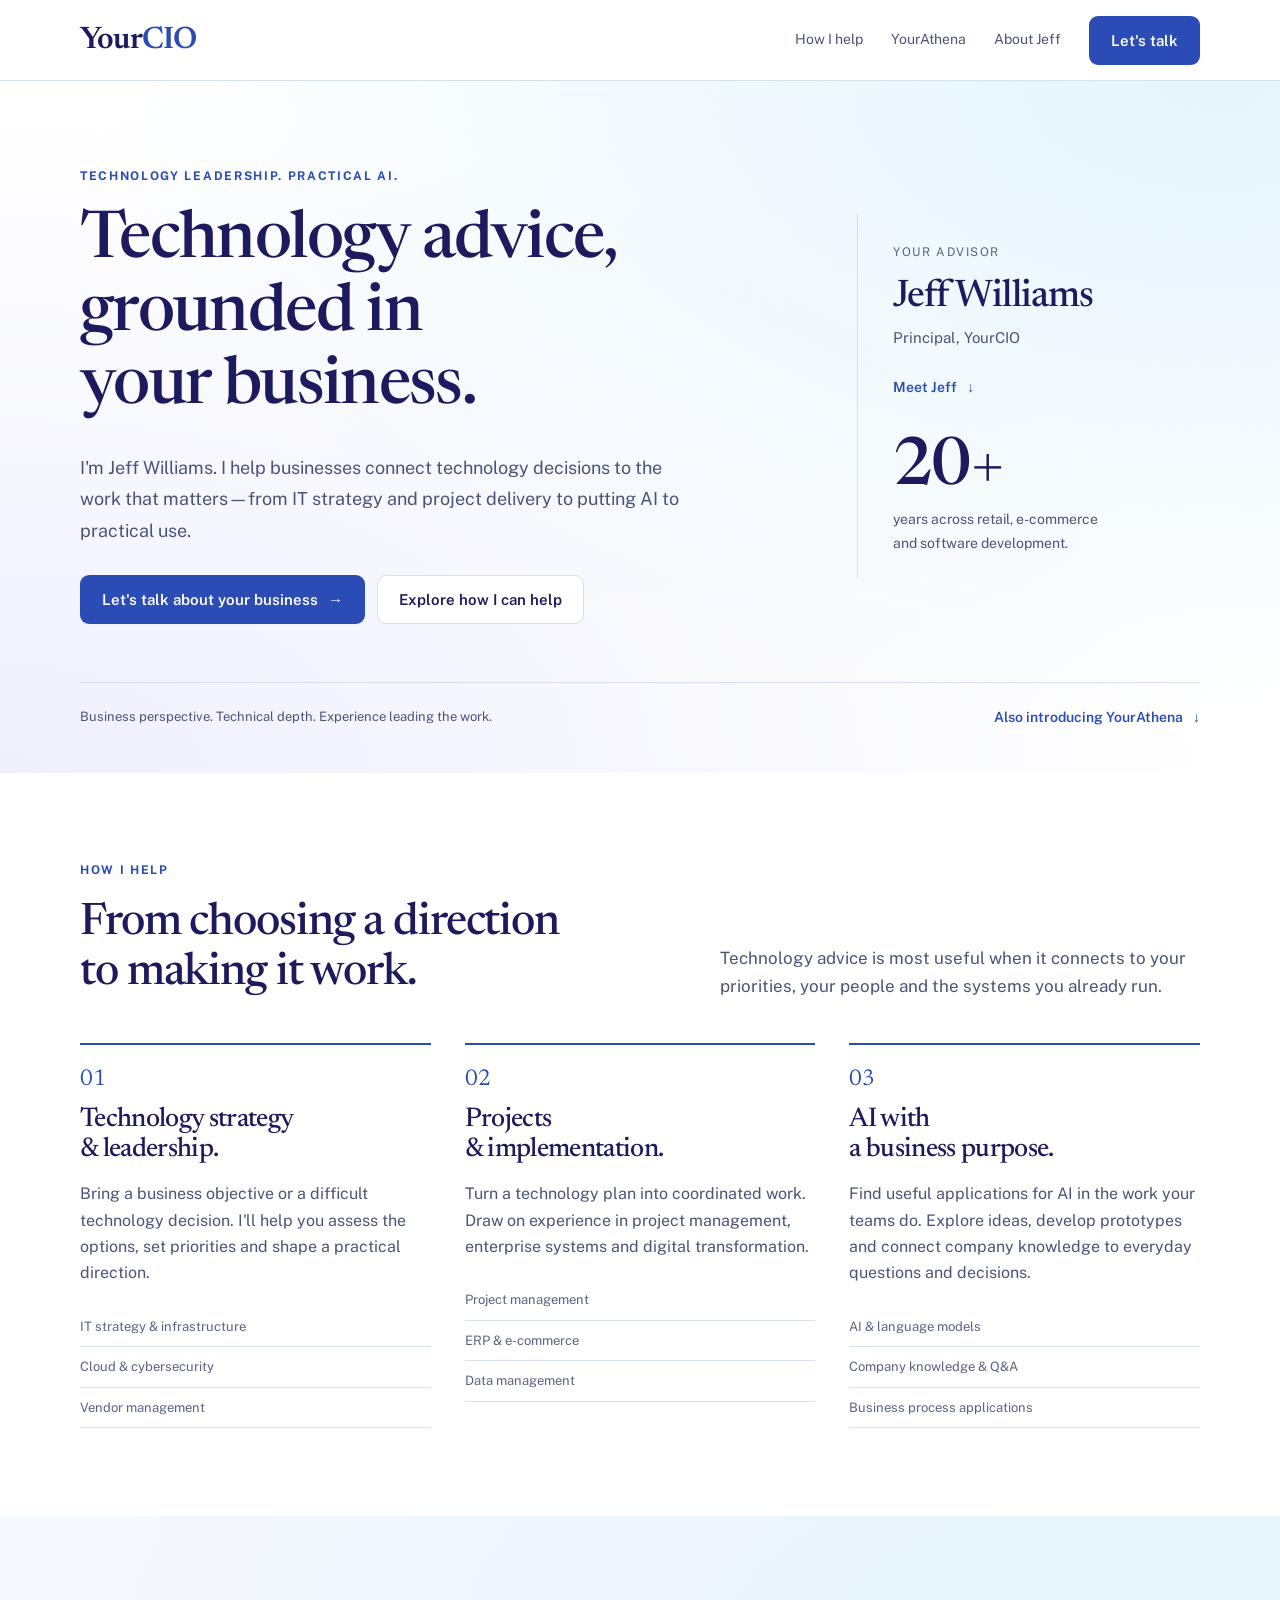
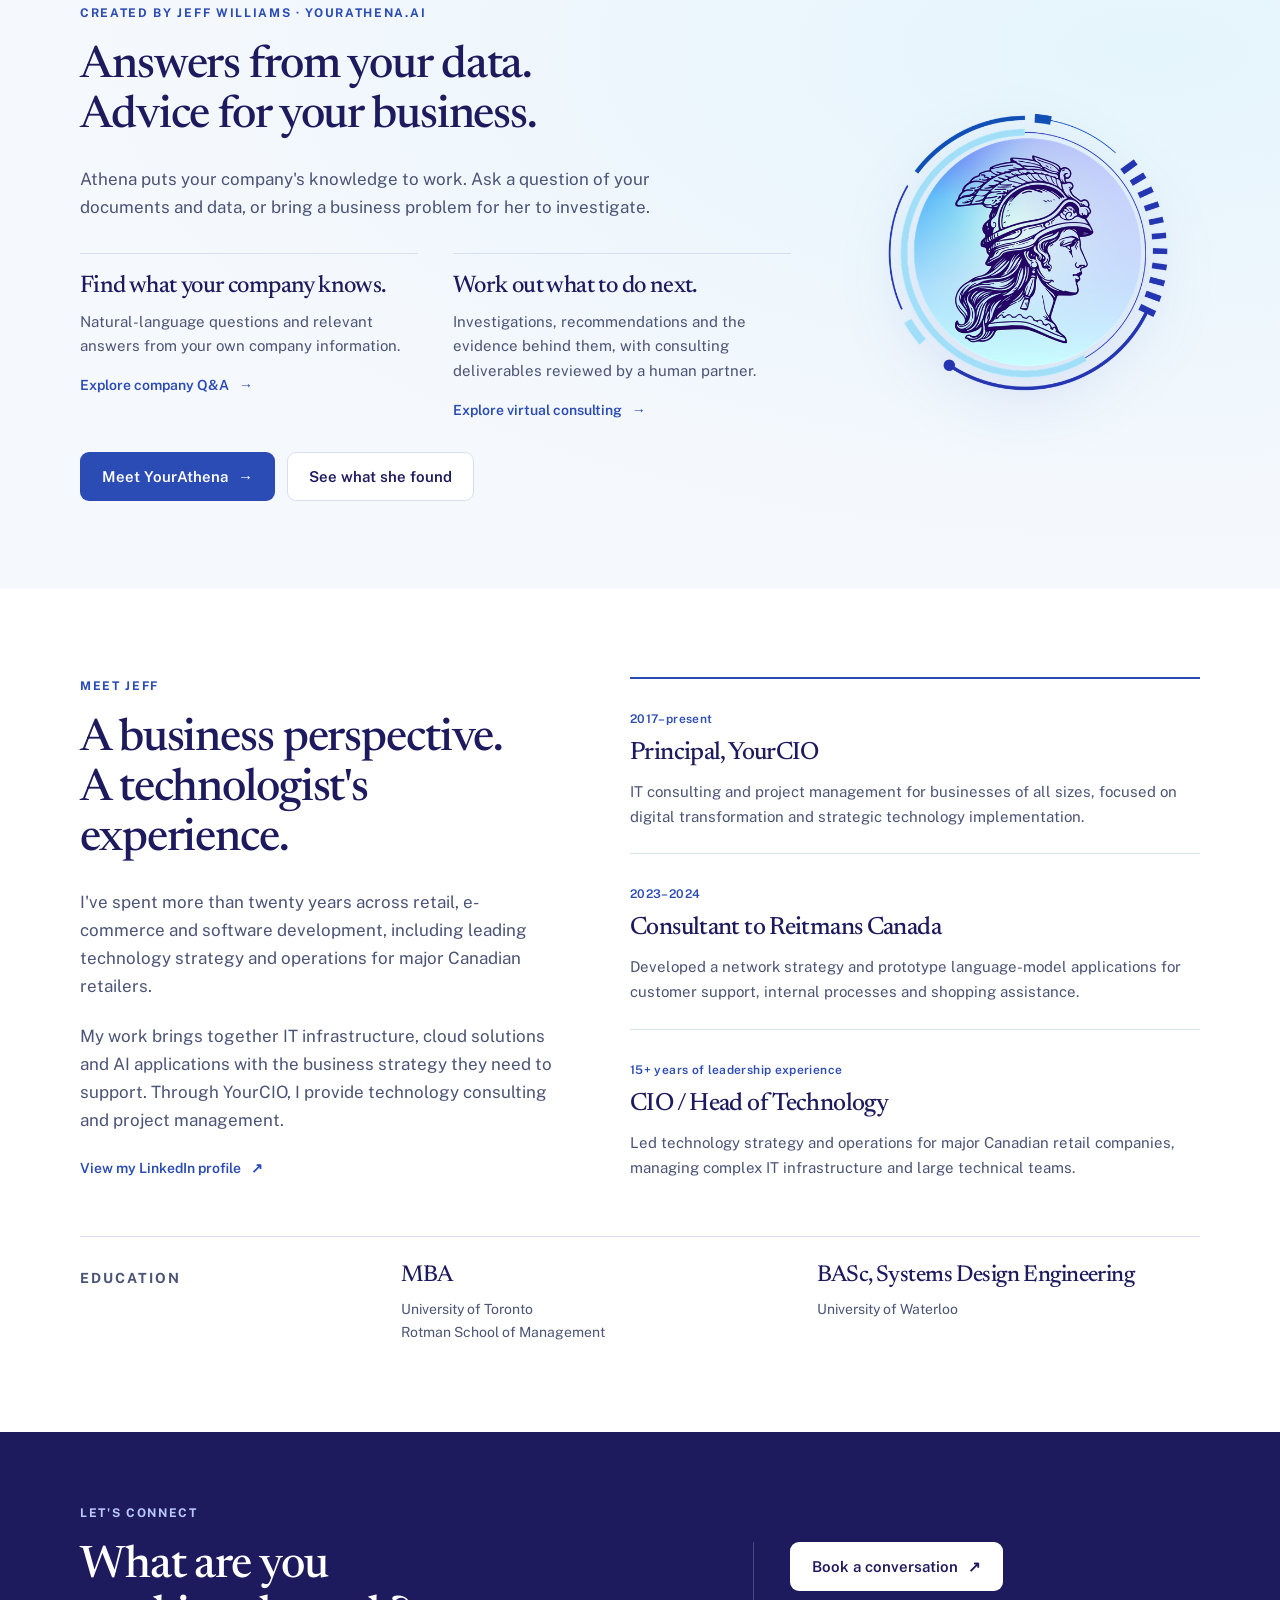
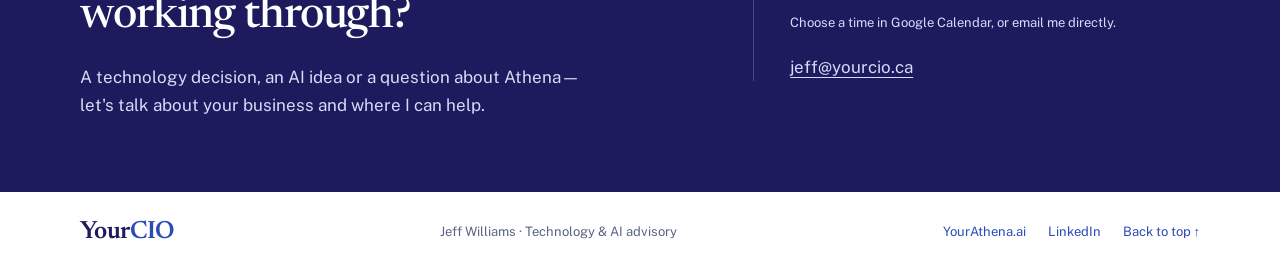
<file: index.html>
<!doctype html>
<html lang="en">
<head>
  <meta charset="utf-8">
  <meta name="viewport" content="width=device-width, initial-scale=1">
  <title>YourCIO | Jeff Williams — Technology &amp; AI Advisory</title>
  <meta name="description" content="Technology strategy, hands-on delivery and practical AI with Jeff Williams. More than 20 years across retail, e-commerce and software development. Creator of YourAthena.ai.">
  <link rel="canonical" href="https://yourcio.ca/">
  <meta property="og:title" content="YourCIO | Technology advice, grounded in your business.">
  <meta property="og:description" content="Work with Jeff Williams on technology strategy, delivery and practical AI. Meet YourAthena: answers from your data, advice for your business.">
  <meta property="og:type" content="website">
  <meta property="og:url" content="https://yourcio.ca/">
  <meta name="theme-color" content="#1e1a5e">
  <link rel="preconnect" href="https://fonts.googleapis.com">
  <link rel="preconnect" href="https://fonts.gstatic.com" crossorigin>
  <link href="https://fonts.googleapis.com/css2?family=Newsreader:opsz,wght@6..72,400;6..72,500;6..72,600&amp;family=Public+Sans:wght@400;500;600;700&amp;display=swap" rel="stylesheet">
  <link rel="stylesheet" href="static/css/yourcio.css">
</head>
<body>
<a class="skip" href="#main">Skip to content</a>
<header class="site-header">
  <div class="wrap nav">
    <a class="brand" href="#top" aria-label="YourCIO, back to top">Your<span>CIO</span></a>
    <nav class="nav-links" aria-label="Page sections">
      <a href="#work">How I help</a><a href="#athena">YourAthena</a><a href="#about">About Jeff</a><a class="button" href="#contact">Let's talk</a>
    </nav>
  </div>
</header>
<main id="main">
  <section class="hero" id="top" aria-labelledby="hero-title">
    <div class="wrap">
      <div class="hero-grid">
        <div>
          <p class="eyebrow">Technology leadership. Practical AI.</p>
          <h1 id="hero-title">Technology advice,<br>grounded in<br>your business.</h1>
          <p class="lede">I'm Jeff Williams. I help businesses connect technology decisions to the work that matters—from IT strategy and project delivery to putting AI to practical use.</p>
          <div class="actions"><a class="button" href="#contact">Let's talk about your business <span aria-hidden="true">→</span></a><a class="button secondary" href="#work">Explore how I can help</a></div>
        </div>
        <aside class="profile" aria-label="About your advisor">
          <div><span class="label">Your advisor</span><h2>Jeff Williams</h2><p class="role">Principal, YourCIO</p><a class="text-link" href="#about">Meet Jeff <span aria-hidden="true">↓</span></a></div>
          <div><p class="experience-number">20+</p><p class="experience-label">years across retail, e-commerce and software development.</p></div>
        </aside>
      </div>
      <div class="hero-foot"><p>Business perspective. Technical depth. Experience leading the work.</p><a class="text-link" href="#athena">Also introducing YourAthena <span aria-hidden="true">↓</span></a></div>
    </div>
  </section>

  <section class="section" id="work" aria-labelledby="work-title">
    <div class="wrap">
      <p class="eyebrow">How I help</p>
      <div class="section-heading"><h2 id="work-title">From choosing a direction<br>to making it work.</h2><p>Technology advice is most useful when it connects to your priorities, your people and the systems you already run.</p></div>
      <div class="services">
        <article class="service"><span class="number" aria-hidden="true">01</span><h3>Technology strategy<br>&amp; leadership.</h3><p>Bring a business objective or a difficult technology decision. I'll help you assess the options, set priorities and shape a practical direction.</p><ul aria-label="Strategy expertise"><li>IT strategy &amp; infrastructure</li><li>Cloud &amp; cybersecurity</li><li>Vendor management</li></ul></article>
        <article class="service"><span class="number" aria-hidden="true">02</span><h3>Projects<br>&amp; implementation.</h3><p>Turn a technology plan into coordinated work. Draw on experience in project management, enterprise systems and digital transformation.</p><ul aria-label="Delivery expertise"><li>Project management</li><li>ERP &amp; e-commerce</li><li>Data management</li></ul></article>
        <article class="service"><span class="number" aria-hidden="true">03</span><h3>AI with<br>a business purpose.</h3><p>Find useful applications for AI in the work your teams do. Explore ideas, develop prototypes and connect company knowledge to everyday questions and decisions.</p><ul aria-label="AI expertise"><li>AI &amp; language models</li><li>Company knowledge &amp; Q&amp;A</li><li>Business process applications</li></ul></article>
      </div>
    </div>
  </section>

  <section class="section athena" id="athena" aria-labelledby="athena-title">
    <div class="wrap">
      <div class="athena-grid">
        <div class="athena-copy">
          <p class="eyebrow">Created by Jeff Williams · YourAthena.ai</p>
          <h2 id="athena-title">Answers from your data.<br>Advice for your business.</h2>
          <p>Athena puts your company's knowledge to work. Ask a question of your documents and data, or bring a business problem for her to investigate.</p>
          <div class="athena-paths">
            <article><h3>Find what your company knows.</h3><p>Natural-language questions and relevant answers from your own company information.</p><a class="text-link" href="YourAthena/#a-answers">Explore company Q&amp;A <span aria-hidden="true">→</span></a></article>
            <article><h3>Work out what to do next.</h3><p>Investigations, recommendations and the evidence behind them, with consulting deliverables reviewed by a human partner.</p><a class="text-link" href="YourAthena/#a-consulting">Explore virtual consulting <span aria-hidden="true">→</span></a></article>
          </div>
          <div class="actions"><a class="button" href="YourAthena/">Meet YourAthena <span aria-hidden="true">→</span></a><a class="button secondary" href="YourAthena/#a-proof">See what she found</a></div>
        </div>
        <div class="athena-art"><img src="YourAthena/assets/athena-logo-512.png" srcset="YourAthena/assets/athena-logo-256.png 256w, YourAthena/assets/athena-logo-512.png 512w" sizes="(max-width: 760px) 140px, 280px" alt="Athena's helmeted profile inside a blue circular dial" width="512" height="512" loading="lazy" decoding="async"></div>
      </div>
    </div>
  </section>

  <section class="section" id="about" aria-labelledby="about-title">
    <div class="wrap">
      <div class="about-grid">
        <div class="bio">
          <p class="eyebrow">Meet Jeff</p><h2 id="about-title">A business perspective.<br>A technologist's experience.</h2>
          <p>I've spent more than twenty years across retail, e-commerce and software development, including leading technology strategy and operations for major Canadian retailers.</p>
          <p>My work brings together IT infrastructure, cloud solutions and AI applications with the business strategy they need to support. Through YourCIO, I provide technology consulting and project management.</p>
          <a class="text-link" href="https://www.linkedin.com/in/jeffnwilliams/">View my LinkedIn profile <span aria-hidden="true">↗</span></a>
        </div>
        <ol class="timeline" aria-label="Professional experience">
          <li><span class="period">2017–present</span><h3>Principal, YourCIO</h3><p>IT consulting and project management for businesses of all sizes, focused on digital transformation and strategic technology implementation.</p></li>
          <li><span class="period">2023–2024</span><h3>Consultant to Reitmans Canada</h3><p>Developed a network strategy and prototype language-model applications for customer support, internal processes and shopping assistance.</p></li>
          <li><span class="period">15+ years of leadership experience</span><h3>CIO / Head of Technology</h3><p>Led technology strategy and operations for major Canadian retail companies, managing complex IT infrastructure and large technical teams.</p></li>
        </ol>
      </div>
      <div class="education" aria-label="Education">
        <p class="eyebrow">Education</p>
        <div><h3>MBA</h3><p>University of Toronto<br>Rotman School of Management</p></div>
        <div><h3>BASc, Systems Design Engineering</h3><p>University of Waterloo</p></div>
      </div>
    </div>
  </section>

  <section class="contact" id="contact" aria-labelledby="contact-title">
    <div class="wrap contact-grid">
      <div><p class="eyebrow">Let's connect</p><h2 id="contact-title">What are you<br>working through?</h2><p>A technology decision, an AI idea or a question about Athena—let's talk about your business and where I can help.</p></div>
      <div class="contact-actions">
        <a class="button" href="https://calendar.google.com/calendar/appointments/schedules/AcZssZ3o8pMpfSipYTnYnW8yGcAh3afL5_vBJQRtWYVip9dxajsAVrKY3p-IsH2Wwit50XTTTyq6sifk?gv=true">Book a conversation <span aria-hidden="true">↗</span></a>
        <p class="booking-note">Choose a time in Google Calendar, or email me directly.</p>
        <a class="email" href="mailto:jeff@yourcio.ca?subject=YourCIO%20%E2%80%94%20let%27s%20talk">jeff@yourcio.ca</a>
      </div>
    </div>
  </section>
</main>
<footer><div class="wrap footer"><a class="brand" href="#top" aria-label="YourCIO, back to top">Your<span>CIO</span></a><p>Jeff Williams · Technology &amp; AI advisory</p><nav aria-label="Footer links"><a href="YourAthena/">YourAthena.ai</a><a href="https://www.linkedin.com/in/jeffnwilliams/">LinkedIn</a><a href="#top">Back to top ↑</a></nav></div></footer>
</body>
</html>
</file>
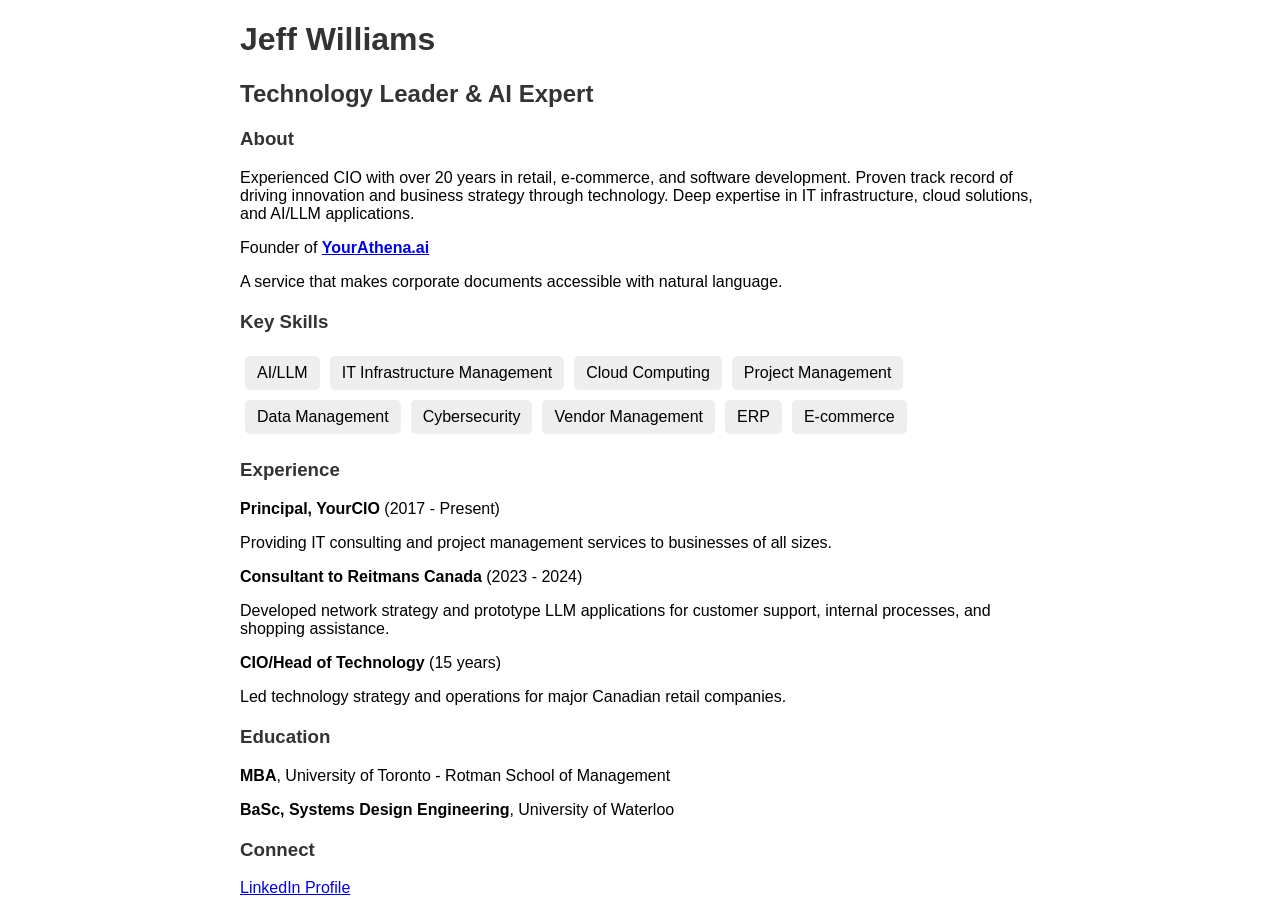
<file: templates/index.html>
<!DOCTYPE html>
<html lang="en">
<head>
    <meta charset="UTF-8">
    <meta name="viewport" content="width=device-width, initial-scale=1.0">
    <title>Jeff Williams - Technology Leader & AI Expert</title>
    <style>
        body {
            font-family: sans-serif;
            margin: 20px;
        }
        h1, h2, h3 {
            color: #333;
        }
        .container {
            max-width: 800px;
            margin: 0 auto;
        }
        .section {
            margin-bottom: 20px;
        }
        .skill-list {
            list-style: none;
            padding: 0;
            display: flex;
            flex-wrap: wrap;
        }
        .skill-item {
            margin: 5px;
            padding: 8px 12px;
            background-color: #eee;
            border-radius: 5px;
        }
    </style>
</head>
<body>
    <div class="container">
        <h1>Jeff Williams</h1>
        <h2>Technology Leader & AI Expert</h2>

        <div class="section">
            <h3>About</h3>
            <p>Experienced CIO with over 20 years in retail, e-commerce, and software development. Proven track record of driving innovation and business strategy through technology. Deep expertise in IT infrastructure, cloud solutions, and AI/LLM applications.</p>
            <p>Founder of <a href="https://www.YourAthena.ai/"><b>YourAthena.ai</b></a></p>
            <p>A service that makes corporate documents accessible with natural language.</p>
        </div>

        <div class="section">
            <h3>Key Skills</h3>
            <ul class="skill-list">
                <li class="skill-item">AI/LLM</li>
                <li class="skill-item">IT Infrastructure Management</li>
                <li class="skill-item">Cloud Computing</li>
                <li class="skill-item">Project Management</li>
                <li class="skill-item">Data Management</li>
                <li class="skill-item">Cybersecurity</li>
                <li class="skill-item">Vendor Management</li>
                <li class="skill-item">ERP</li>
                <li class="skill-item">E-commerce</li>
            </ul>
        </div>

        <div class="section">
            <h3>Experience</h3>
            <p><b>Principal, YourCIO</b> (2017 - Present)</p>
            <p>Providing IT consulting and project management services to businesses of all sizes.</p>

            <p><b>Consultant to Reitmans Canada</b> (2023 - 2024)</p>
            <p>Developed network strategy and prototype LLM applications for customer support, internal processes, and shopping assistance.</p> 

            <p><b>CIO/Head of Technology</b> (15 years)</p>
            <p>Led technology strategy and operations for major Canadian retail companies.</p>
        </div>

        <div class="section">
            <h3>Education</h3>
            <p><b>MBA</b>, University of Toronto - Rotman School of Management</p>
            <p><b>BaSc, Systems Design Engineering</b>, University of Waterloo</p>
        </div>

        <div class="section">
            <h3>Connect</h3>
            <p><a href="https://www.linkedin.com/in/jeffnwilliams/">LinkedIn Profile</a></p>
        </div>
    </div>
</body>
</html>
</file>
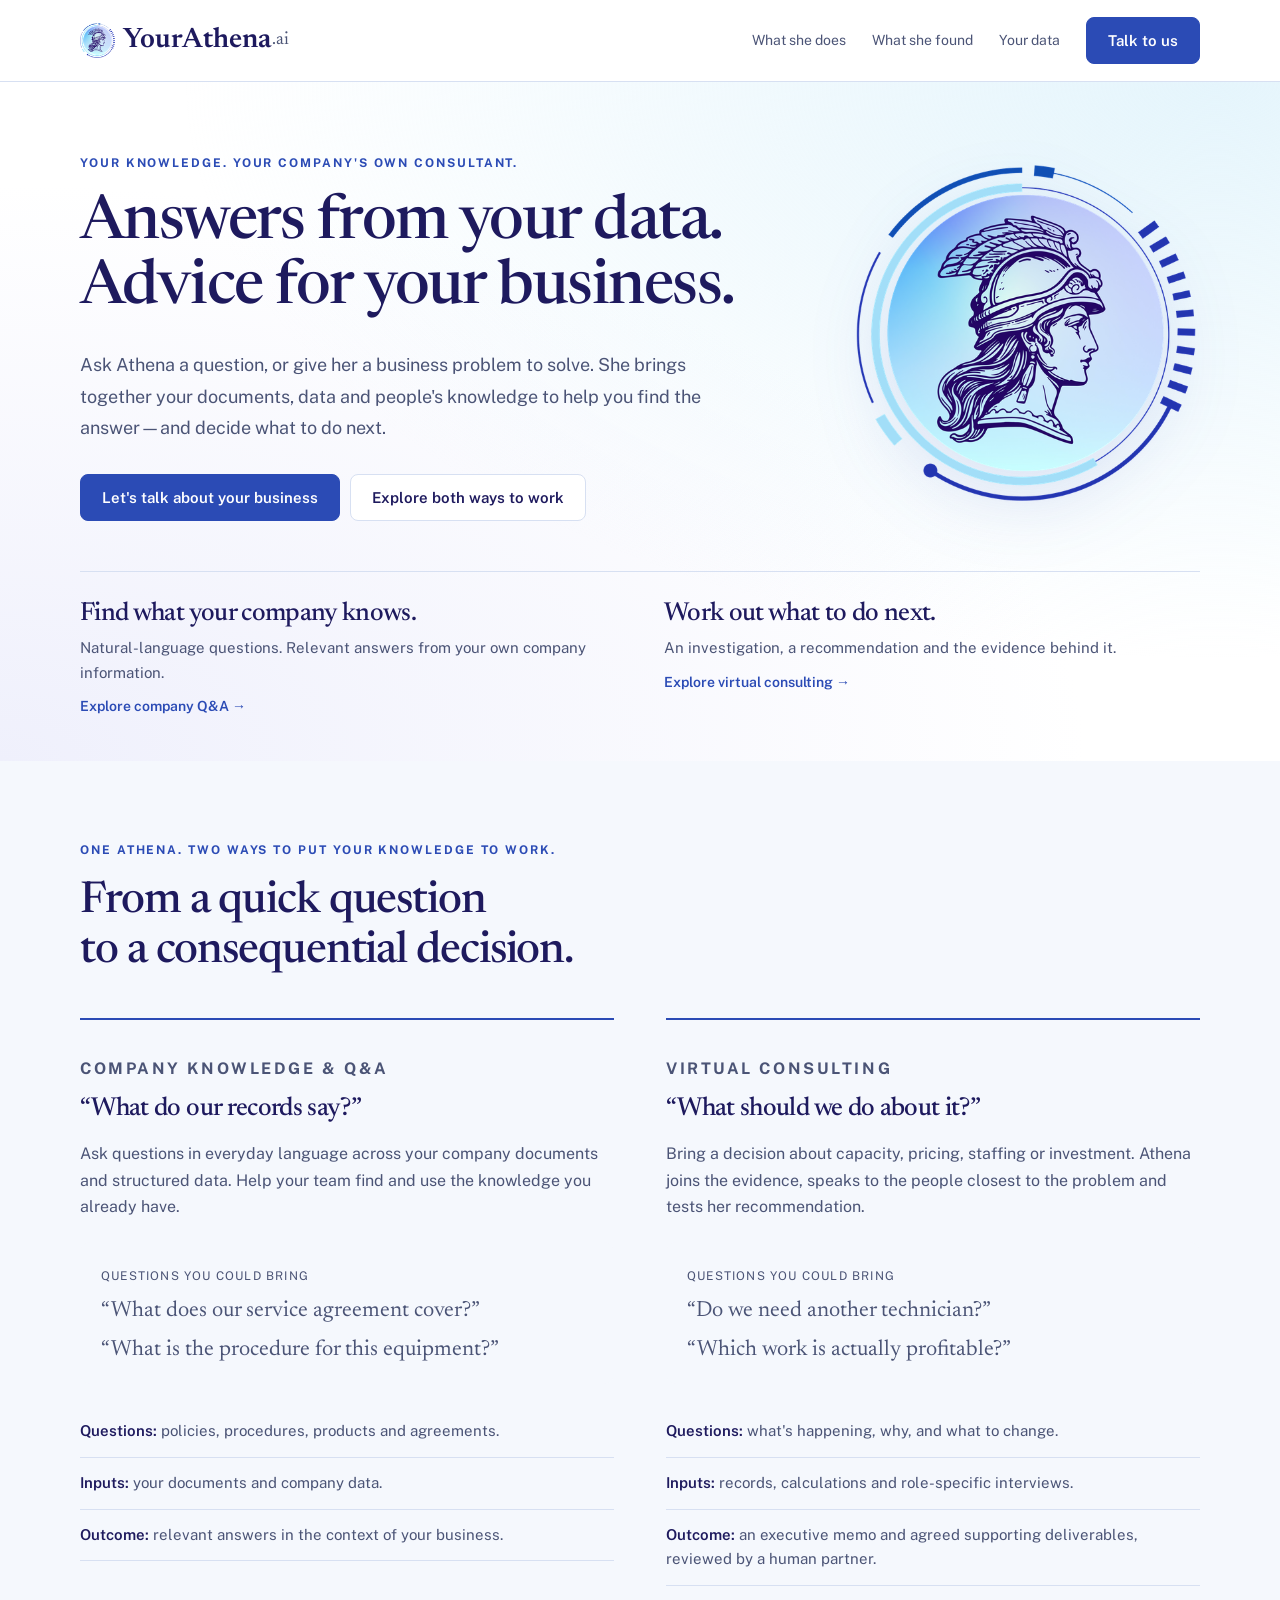
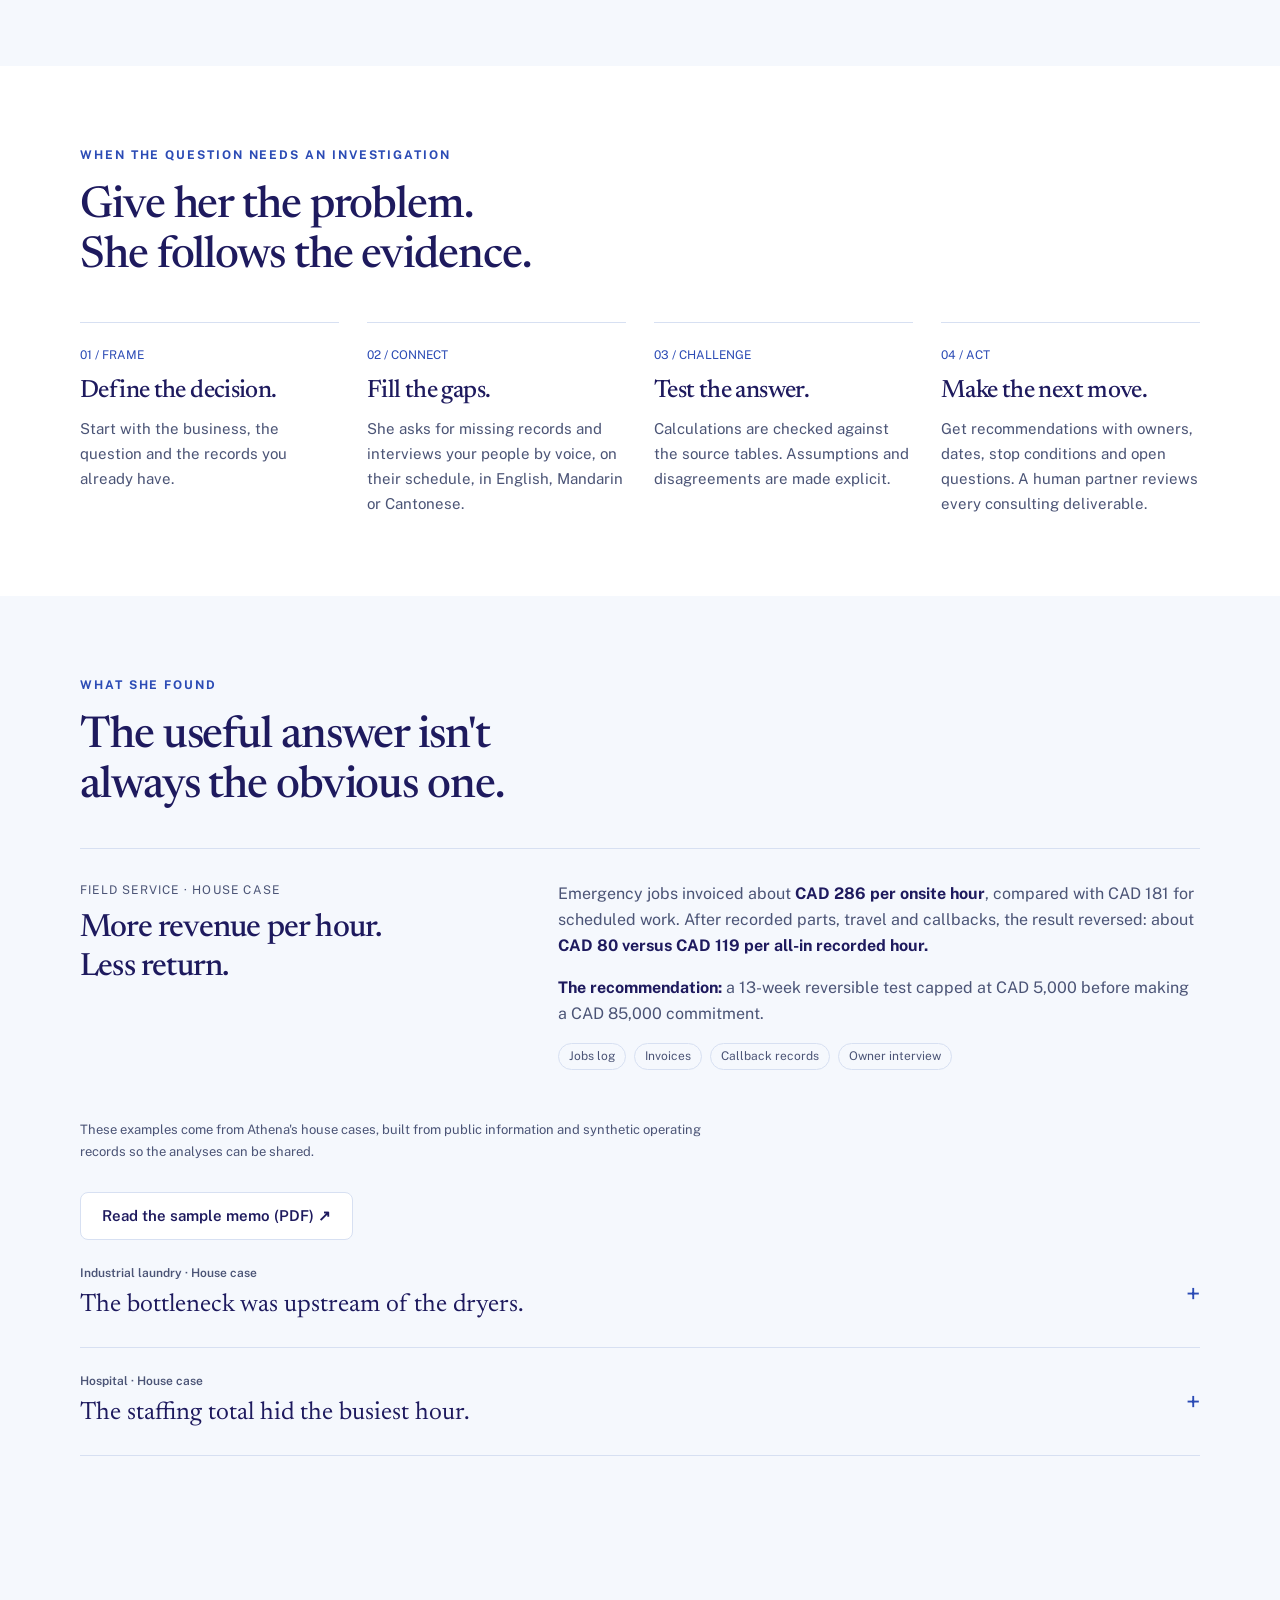
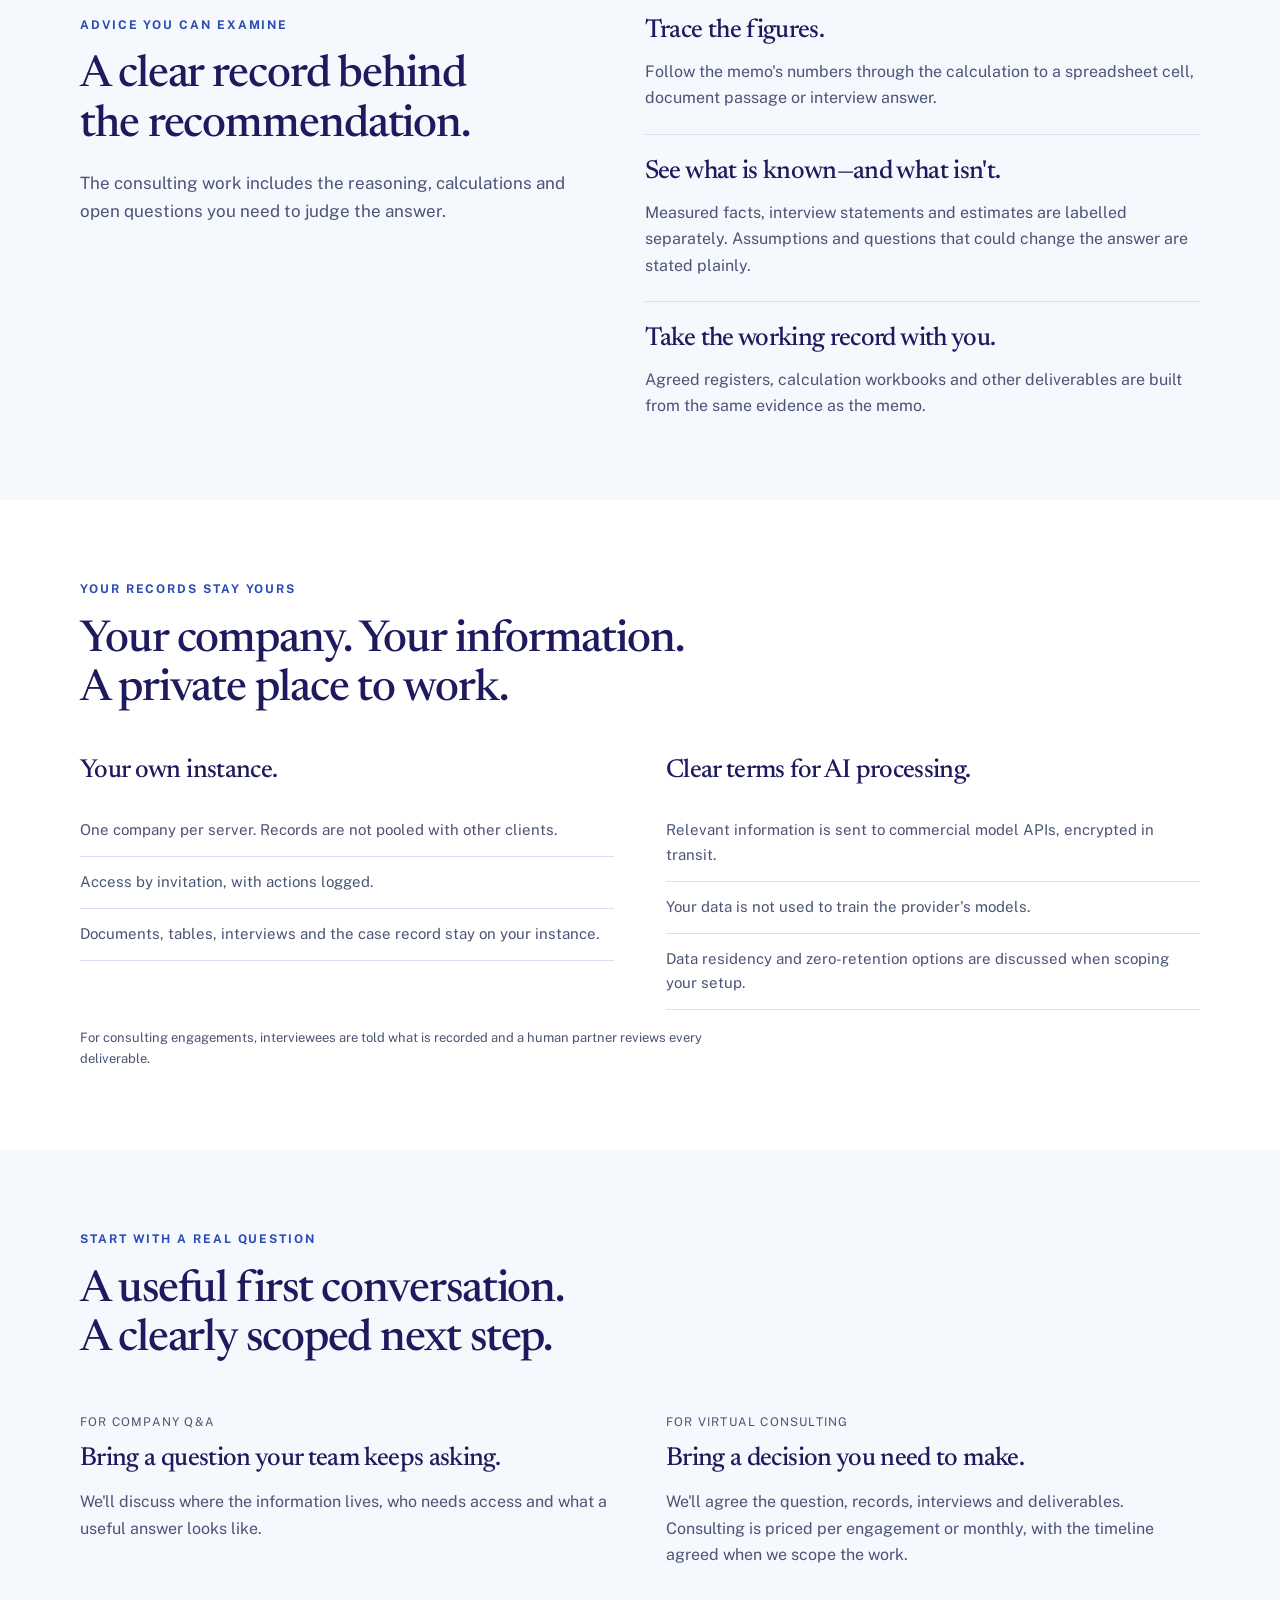
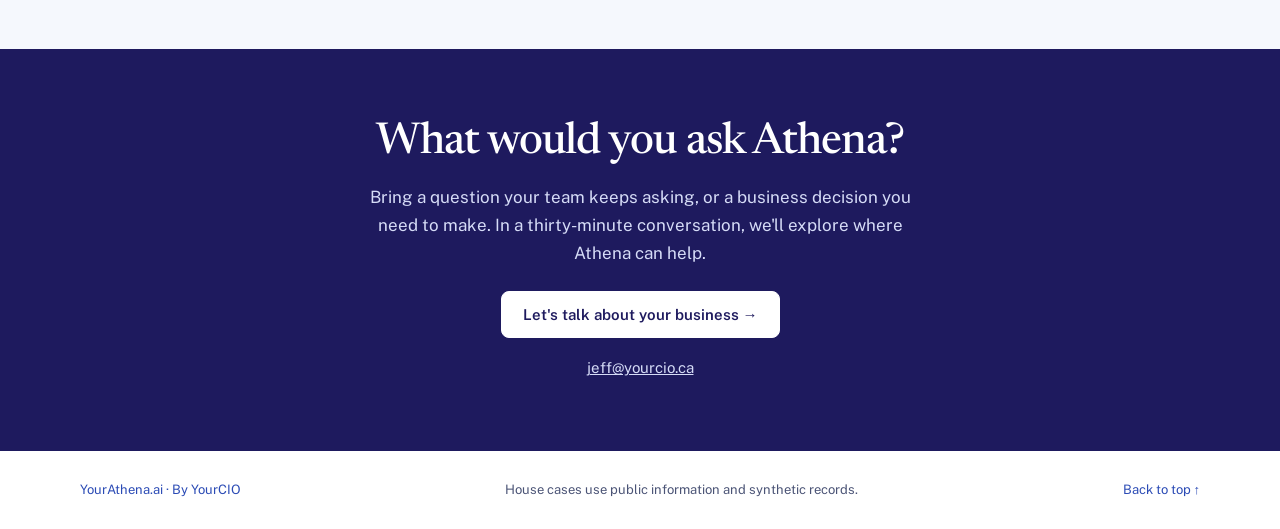
<file: YourAthena/index.html>
<!doctype html>
<html lang="en"><head>
<meta charset="utf-8">
<meta name="viewport" content="width=device-width, initial-scale=1">
<title>YourAthena.ai | Answers from your data. Advice for your business.</title>
<meta name="description" content="Ask questions of your company documents and data, or give Athena a business problem to investigate. Company knowledge search and virtual consulting, grounded in your own records.">
<link rel="canonical" href="https://yourcio.ca/YourAthena/">
<meta property="og:title" content="YourAthena.ai | Answers + advice">
<meta property="og:description" content="Answers from your data. Advice for your business. Company knowledge search and virtual consulting, grounded in your own records.">
<meta property="og:type" content="website">
<meta property="og:url" content="https://yourcio.ca/YourAthena/">
<meta property="og:image" content="https://yourcio.ca/YourAthena/assets/athena-logo-512.png">
<meta property="og:image:alt" content="Athena's helmeted profile inside a blue circular dial">
<meta name="theme-color" content="#1e1a5e">
<link rel="icon" type="image/png" sizes="32x32" href="assets/favicon-32.png">
<link rel="apple-touch-icon" href="assets/apple-touch-icon.png">
<link rel="preconnect" href="https://fonts.googleapis.com">
<link rel="preconnect" href="https://fonts.gstatic.com" crossorigin>
<link href="https://fonts.googleapis.com/css2?family=Newsreader:opsz,wght@6..72,400;6..72,500;6..72,600&amp;family=Public+Sans:wght@400;500;600;700&amp;display=swap" rel="stylesheet">
<link rel="stylesheet" href="assets/athena.css">
</head><body>
<div id="athena-site">
<div class="a-page">
<a class="a-skip" href="#main">Skip to content</a>
<header class="a-nav"><a class="a-brand" href="#top" aria-label="YourAthena.ai, back to top"><img src="assets/athena-logo-64.png" width="35" height="35" alt="">YourAthena<small>.ai</small></a>
<nav class="a-navlinks" aria-label="Page sections"><a href="#a-offer">What she does</a><a href="#a-proof">What she found</a><a href="#a-data">Your data</a><a class="a-button" href="#a-contact">Talk to us</a></nav>
</header>
<main id="main">
<section id="top" aria-labelledby="hero-title">
<div class="a-hero"><div class="a-split"><div><p class="a-kicker">Your knowledge. Your company's own consultant.</p>
<h1 id="hero-title">Answers from your data.<br>Advice for your business.</h1>
<p class="a-lede">Ask Athena a question, or give her a business problem to solve. She brings together your documents, data and people's knowledge to help you find the answer—and decide what to do next.</p>
<div class="a-buttons"><a class="a-button" href="#a-contact">Let's talk about your business</a><a class="a-button a-secondary" href="#a-offer">Explore both ways to work</a></div>
</div>
<div class="a-hero-art"><img src="assets/athena-logo-512.png" srcset="assets/athena-logo-256.png 256w, assets/athena-logo-512.png 512w" sizes="(max-width: 760px) 140px, 340px" alt="Athena’s helmeted profile inside a blue circular dial" width="512" height="512" fetchpriority="high"></div>
</div>
<div class="a-paths"><div>
<h2>Find what your company knows.</h2>
<p>Natural-language questions. Relevant answers from your own company information.</p>
<a href="#a-answers">Explore company Q&amp;A →</a></div>
<div>
<h2>Work out what to do next.</h2>
<p>An investigation, a recommendation and the evidence behind it.</p>
<a href="#a-consulting">Explore virtual consulting →</a></div>
</div>
</div>
</section>
<section class="a-section a-tint" id="a-offer"><p class="a-kicker">One Athena. Two ways to put your knowledge to work.</p>
<h2>From a quick question<br>to a consequential decision.</h2>
<div class="a-two">
<article class="a-panel" id="a-answers"><p class="a-kicker">Company knowledge &amp; Q&amp;A</p>
<h3>“What do our records say?”</h3>
<p>Ask questions in everyday language across your company documents and structured data. Help your team find and use the knowledge you already have.</p>
<div class="a-questions"><span class="a-example-label">Questions you could bring</span><p>“What does our service agreement cover?”</p>
<p>“What is the procedure for this equipment?”</p>
</div>
<ul class="a-list">
<li><strong>Questions:</strong> policies, procedures, products and agreements.</li>
<li><strong>Inputs:</strong> your documents and company data.</li>
<li><strong>Outcome:</strong> relevant answers in the context of your business.</li>
</ul>
</article>
<article class="a-panel" id="a-consulting"><p class="a-kicker">Virtual consulting</p>
<h3>“What should we do about it?”</h3>
<p>Bring a decision about capacity, pricing, staffing or investment. Athena joins the evidence, speaks to the people closest to the problem and tests her recommendation.</p>
<div class="a-questions"><span class="a-example-label">Questions you could bring</span><p>“Do we need another technician?”</p>
<p>“Which work is actually profitable?”</p>
</div>
<ul class="a-list">
<li><strong>Questions:</strong> what's happening, why, and what to change.</li>
<li><strong>Inputs:</strong> records, calculations and role-specific interviews.</li>
<li><strong>Outcome:</strong> an executive memo and agreed supporting deliverables, reviewed by a human partner.</li>
</ul>
</article>
</div>
</section>
<section class="a-section"><p class="a-kicker">When the question needs an investigation</p>
<h2>Give her the problem.<br>She follows the evidence.</h2>
<div class="a-steps">
<article class="a-step"><span>01 / FRAME</span>
<h3>Define the decision.</h3>
<p>Start with the business, the question and the records you already have.</p>
</article>
<article class="a-step"><span>02 / CONNECT</span>
<h3>Fill the gaps.</h3>
<p>She asks for missing records and interviews your people by voice, on their schedule, in English, Mandarin or Cantonese.</p>
</article>
<article class="a-step"><span>03 / CHALLENGE</span>
<h3>Test the answer.</h3>
<p>Calculations are checked against the source tables. Assumptions and disagreements are made explicit.</p>
</article>
<article class="a-step"><span>04 / ACT</span>
<h3>Make the next move.</h3>
<p>Get recommendations with owners, dates, stop conditions and open questions. A human partner reviews every consulting deliverable.</p>
</article>
</div>
</section>
<section class="a-section a-tint" id="a-proof"><p class="a-kicker">What she found</p>
<h2>The useful answer isn't<br>always the obvious one.</h2>
<article class="a-case"><div><div class="a-example-label">Field service · House case</div>
<h3>More revenue per hour.<br>Less return.</h3>
</div>
<div><p>Emergency jobs invoiced about <strong>CAD 286 per onsite hour</strong>, compared with CAD 181 for scheduled work. After recorded parts, travel and callbacks, the result reversed: about <strong>CAD 80 versus CAD 119 per all-in recorded hour.</strong></p>
<p style="margin-top:15px"><strong>The recommendation:</strong> a 13-week reversible test capped at CAD 5,000 before making a CAD 85,000 commitment.</p>
<div class="a-tags"><span>Jobs log</span><span>Invoices</span><span>Callback records</span><span>Owner interview</span></div>
</div>
</article>
<p class="a-fine">These examples come from Athena's house cases, built from public information and synthetic operating records so the analyses can be shared.</p>
<div class="a-buttons"><a class="a-button a-secondary" href="assets/athena-sample-memo-quickfix.pdf">Read the sample memo (PDF) ↗</a></div>
<div class="a-more-cases">
<details><summary><span><span class="a-case-type">Industrial laundry · House case</span>The bottleneck was upstream of the dryers.</span><span class="a-expand" aria-hidden="true">+</span></summary>
<div class="a-detail"><p>Athena classified idle entries in the machine log by reason: 48 were maintenance, 866 were waiting for upstream load release and 475 were scheduling gaps. The records pointed upstream of drying.</p>
<p><strong>Recommendation:</strong> a 90-day verification and a shadow schedule before committing to another dryer.</p>
</div>
</details>
<details><summary><span><span class="a-case-type">Hospital · House case</span>The staffing total hid the busiest hour.</span><span class="a-expand" aria-hidden="true">+</span></summary>
<div class="a-detail"><p>Daily staffing showed five nurses, but lunch coverage cut capacity when demand peaked. Protecting coverage reduced the modelled wait from about 23 minutes to 6.</p>
<p><strong>Recommendation:</strong> redesign coverage with existing staff. The limit was explicit: the analysis covered one observed day.</p>
</div>
</details>
</div>
</section>
<section class="a-section a-tint" id="a-evidence"><div class="a-evidence"><div><p class="a-kicker">Advice you can examine</p>
<h2>A clear record behind the recommendation.</h2>
<p class="a-intro">The consulting work includes the reasoning, calculations and open questions you need to judge the answer.</p>
</div>
<div>
<article>
<h3>Trace the figures.</h3>
<p>Follow the memo's numbers through the calculation to a spreadsheet cell, document passage or interview answer.</p>
</article>
<article>
<h3>See what is known—and what isn't.</h3>
<p>Measured facts, interview statements and estimates are labelled separately. Assumptions and questions that could change the answer are stated plainly.</p>
</article>
<article>
<h3>Take the working record with you.</h3>
<p>Agreed registers, calculation workbooks and other deliverables are built from the same evidence as the memo.</p>
</article>
</div>
</div>
</section>
<section class="a-section" id="a-data"><p class="a-kicker">Your records stay yours</p>
<h2>Your company. Your information.<br>A private place to work.</h2>
<div class="a-two">
<article>
<h3>Your own instance.</h3>
<ul class="a-list">
<li>One company per server. Records are not pooled with other clients.</li>
<li>Access by invitation, with actions logged.</li>
<li>Documents, tables, interviews and the case record stay on your instance.</li>
</ul>
</article>
<article>
<h3>Clear terms for AI processing.</h3>
<ul class="a-list">
<li>Relevant information is sent to commercial model APIs, encrypted in transit.</li>
<li>Your data is not used to train the provider's models.</li>
<li>Data residency and zero-retention options are discussed when scoping your setup.</li>
</ul>
</article>
</div>
<p class="a-fine">For consulting engagements, interviewees are told what is recorded and a human partner reviews every deliverable.</p>
</section>
<section class="a-section a-tint" id="a-start"><p class="a-kicker">Start with a real question</p>
<h2>A useful first conversation.<br>A clearly scoped next step.</h2>
<div class="a-two a-start">
<article><span class="a-example-label">For company Q&amp;A</span>
<h3>Bring a question your team keeps asking.</h3>
<p>We'll discuss where the information lives, who needs access and what a useful answer looks like.</p>
</article>
<article><span class="a-example-label">For virtual consulting</span>
<h3>Bring a decision you need to make.</h3>
<p>We'll agree the question, records, interviews and deliverables. Consulting is priced per engagement or monthly, with the timeline agreed when we scope the work.</p>
</article>
</div>
</section>
<section class="a-contact" id="a-contact">
<h2>What would you ask Athena?</h2>
<p>Bring a question your team keeps asking, or a business decision you need to make. In a thirty-minute conversation, we'll explore where Athena can help.</p>
<a class="a-button" href="mailto:jeff@yourcio.ca?subject=YourAthena%20%E2%80%94%20first%20conversation">Let's talk about your business →</a><a class="a-contact-email" href="mailto:jeff@yourcio.ca">jeff@yourcio.ca</a></section>
</main>
<footer class="a-footer"><a href="https://yourcio.ca/">YourAthena.ai · By YourCIO</a><span>House cases use public information and synthetic records.</span><a href="#top">Back to top ↑</a></footer>
</div>
</div>

</body></html>
</file>
<file: static/css/yourcio.css>
:root {
  color-scheme: light dark;
  --ink: #1e1a5e;
  --copy: #4b5476;
  --muted: #5a6384;
  --blue: #2b4bb5;
  --blue-hover: #203b94;
  --on-blue: #fff;
  --paper: #fff;
  --wash: #f5f8fd;
  --line: #d7e0f2;
  --sky: #e5f5fc;
  --lavender: #eff0fc;
  --display: 'Newsreader', Georgia, 'Times New Roman', serif;
  --body: 'Public Sans', -apple-system, BlinkMacSystemFont, 'Segoe UI', Arial, sans-serif;
}
* { box-sizing: border-box; }
html { scroll-behavior: smooth; scroll-padding-top: 110px; }
body { margin: 0; background: var(--paper); color: var(--ink); font: 17px/1.65 var(--body); -webkit-font-smoothing: antialiased; }
h1, h2, h3, p { margin: 0; }
h1, h2, h3 { font-family: var(--display); font-weight: 500; letter-spacing: -.025em; line-height: 1.12; text-wrap: balance; }
h1 { font-size: clamp(42px, 5.1vw, 68px); }
h2 { font-size: clamp(32px, 3.5vw, 46px); }
h3 { font-size: 27px; }
a { color: var(--blue); text-underline-offset: 4px; }
a:focus-visible { outline: 3px solid var(--blue); outline-offset: 5px; border-radius: 3px; }
img { display: block; max-width: 100%; height: auto; }
.wrap { width: min(100%, 1192px); margin-inline: auto; padding-inline: 36px; }
.section { padding-block: 88px; }
.wash { background: var(--wash); }
.eyebrow { margin-bottom: 19px; color: var(--blue); font-size: 12px; font-weight: 700; letter-spacing: .14em; line-height: 1.6; text-transform: uppercase; }
.intro { color: var(--copy); max-width: 62ch; margin-top: 22px; }
.actions { display: flex; flex-wrap: wrap; gap: 12px; margin-top: 29px; }
.button { display: inline-flex; align-items: center; justify-content: center; gap: 10px; min-height: 48px; padding: 13px 21px; border: 1px solid transparent; border-radius: 9px; color: var(--on-blue); background: var(--blue); font-size: 15px; font-weight: 600; line-height: 1.4; text-decoration: none; transition: background .15s, border-color .15s; }
.button:hover { background: var(--blue-hover); }
.button.secondary { color: var(--ink); background: var(--paper); border-color: var(--line); }
.button.secondary:hover { border-color: var(--blue); }
.text-link { display: inline-flex; gap: 10px; align-items: center; font-size: 14px; font-weight: 600; text-decoration: none; }
.text-link:hover { text-decoration: underline; }
.skip { position: absolute; top: -100px; left: 15px; padding: 12px; background: var(--paper); z-index: 30; }
.skip:focus { top: 8px; }
.site-header { position: sticky; top: 0; z-index: 20; background: var(--paper); border-bottom: 1px solid var(--line); }
.nav { min-height: 80px; display: flex; justify-content: space-between; align-items: center; gap: 25px; }
.brand { color: var(--ink); font-family: var(--display); font-size: 31px; font-weight: 600; letter-spacing: -.025em; line-height: 1; text-decoration: none; }
.brand span { color: var(--blue); }
.nav-links { display: flex; align-items: center; gap: 28px; }
.nav-links > a:not(.button) { font-size: 14px; color: var(--copy); text-decoration: none; }
.nav-links > a:not(.button):hover { color: var(--blue); text-decoration: underline; }
.hero { padding: 86px 0 44px; background: radial-gradient(ellipse at 95% 0%, var(--sky), transparent 65%), radial-gradient(ellipse at 0% 100%, var(--lavender), transparent 68%); }
.hero-grid { display: grid; grid-template-columns: minmax(0, 1.65fr) minmax(0, .8fr); gap: 70px; align-items: center; }
.hero .lede { max-width: 56ch; margin-top: 27px; color: var(--copy); font-size: 18px; line-height: 1.75; }
.profile { border-left: 1px solid var(--line); padding: 22px 0 22px 35px; }
.profile .label { font-size: 12px; letter-spacing: .13em; text-transform: uppercase; color: var(--muted); }
.profile h2 { font-size: 38px; margin-top: 12px; }
.profile .role { font-size: 15px; margin-top: 8px; color: var(--copy); }
.profile .experience-number { font: 500 66px/1 var(--display); letter-spacing: -.05em; margin-top: 35px; }
.profile .experience-label { color: var(--copy); font-size: 14px; line-height: 1.7; margin-top: 7px; max-width: 25ch; }
.profile .text-link { margin-top: 25px; }
.hero-foot { display: flex; justify-content: space-between; gap: 25px; margin-top: 58px; border-top: 1px solid var(--line); padding-top: 23px; font-size: 13px; color: var(--copy); }
.hero-foot p { max-width: 55ch; }
.hero-foot .text-link { flex-shrink: 0; }
.section-heading { display: grid; grid-template-columns: 1.2fr 1fr; gap: 65px; align-items: end; }
.section-heading p { color: var(--copy); max-width: 49ch; }
.services { display: grid; grid-template-columns: repeat(3, 1fr); gap: 34px; margin-top: 43px; }
.service { padding-top: 20px; border-top: 2px solid var(--blue); }
.service .number { font: 400 23px var(--display); color: var(--blue); }
.service h3 { margin-top: 12px; }
.service p { color: var(--copy); font-size: 16px; margin-top: 16px; }
.service ul { list-style: none; margin: 20px 0 0; padding: 0; }
.service li { font-size: 13px; padding: 9px 0; border-bottom: 1px solid var(--line); color: var(--muted); }
.athena { background: radial-gradient(ellipse at 90% 20%, var(--sky), transparent 65%), var(--wash); }
.athena-grid { display: grid; grid-template-columns: 1.65fr .8fr; gap: 65px; align-items: center; }
.athena-copy > p:not(.eyebrow) { margin-top: 22px; color: var(--copy); max-width: 59ch; }
.athena-art img { width: 280px; margin: auto; filter: drop-shadow(0 18px 30px rgba(43,75,181,.12)); }
.athena-paths { display: grid; grid-template-columns: 1fr 1fr; gap: 35px; margin-top: 32px; }
.athena-paths article { padding-top: 19px; border-top: 1px solid var(--line); }
.athena-paths h3 { font-size: 24px; }
.athena-paths p { font-size: 15px; color: var(--copy); margin-top: 10px; }
.athena-paths a { margin-top: 15px; }
.athena-note { font-size: 13px; color: var(--muted); margin-top: 20px; }
.about-grid { display: grid; grid-template-columns: 1fr 1.2fr; gap: 75px; }
.bio p:not(.eyebrow) { color: var(--copy); margin-top: 22px; }
.bio .text-link { margin-top: 23px; }
.timeline { list-style: none; padding: 0; margin: 0; }
.timeline li { border-top: 1px solid var(--line); padding: 24px 0; }
.timeline li:first-child { border-top: 2px solid var(--blue); }
.timeline li:last-child { padding-bottom: 0; }
.timeline .period { color: var(--blue); font-size: 12px; font-weight: 600; letter-spacing: .03em; }
.timeline h3 { font-size: 25px; margin-top: 9px; }
.timeline p { color: var(--copy); font-size: 15px; margin-top: 12px; }
.education { display: grid; grid-template-columns: .75fr 1fr 1fr; gap: 34px; margin-top: 55px; padding-top: 26px; border-top: 1px solid var(--line); }
.education .eyebrow { margin: 4px 0 0; }
.education h3 { font-size: 23px; }
.education p { font-size: 14px; color: var(--copy); margin-top: 9px; }
.contact { background: #1e1a5e; color: #fff; padding-block: 72px; }
.contact-grid { display: grid; grid-template-columns: 1.35fr 1fr; gap: 70px; align-items: center; }
.contact .eyebrow { color: #bacaff; }
.contact p:not(.eyebrow) { color: #d6dcf7; margin-top: 21px; max-width: 53ch; }
.contact-actions { padding-left: 36px; border-left: 1px solid #4a497f; }
.contact .button { background: #fff; color: #1e1a5e; }
.contact .button:hover { background: #e4ecff; }
.contact .email { display: block; color: #d6dcf7; width: fit-content; margin-top: 20px; }
.contact .booking-note { font-size: 13px; }
.contact a:focus-visible { outline-color: #a9dcf3; }
.footer { padding-block: 28px; display: flex; gap: 24px; justify-content: space-between; align-items: center; }
.footer .brand { font-size: 25px; }
.footer p { font-size: 13px; color: var(--muted); }
.footer nav { display: flex; flex-wrap: wrap; gap: 22px; }
.footer nav a { font-size: 13px; text-decoration: none; }
@media (prefers-color-scheme: dark) {
  :root { --ink:#e9ecfb; --copy:#c3c9e8; --muted:#a7b1d3; --blue:#a3b7ff; --blue-hover:#c1ceff; --on-blue:#11152c; --paper:#0c0d26; --wash:#141735; --line:#30365b; --sky:#162f48; --lavender:#222345; }
  .contact { background: #191a43; }
}
@media (max-width: 1000px) {
  .wrap { padding-inline: 28px; }
  .hero-grid, .about-grid { gap: 40px; }
  .hero-grid { grid-template-columns: 1.6fr .85fr; }
  .profile { padding-left: 25px; }
  .profile h2 { font-size: 32px; }
  .nav-links { gap: 21px; }
  .section-heading, .contact-grid { gap: 35px; }
  .athena-grid { gap: 35px; }
  .services { gap: 25px; }
}
@media (max-width: 760px) {
  html { scroll-padding-top: 140px; }
  .wrap { padding-inline: 23px; }
  .section { padding-block: 56px; }
  .nav { padding-block: 15px 12px; flex-wrap: wrap; gap: 13px; }
  .nav-links { width: 100%; justify-content: space-between; gap: 10px; }
  .nav-links > a:not(.button) { font-size: 12px; }
  .nav-links .button { padding: 8px 13px; font-size: 12px; min-height: 40px; }
  .hero { padding-block: 42px 30px; }
  .hero-grid { grid-template-columns: 1fr; gap: 32px; }
  h1 { font-size: clamp(40px, 7.8vw, 60px); }
  .hero .lede { font-size: 17px; }
  .profile { border-left: 0; border-top: 1px solid var(--line); padding: 25px 0 0; display: grid; grid-template-columns: 1fr 1fr; gap: 18px; }
  .profile .experience-number { margin: 0; font-size: 53px; }
  .profile .experience-label { font-size: 13px; }
  .profile h2 { font-size: 29px; }
  .profile .text-link { margin-top: 15px; }
  .hero-foot { margin-top: 30px; flex-wrap: wrap; gap: 15px; }
  .section-heading, .about-grid, .contact-grid { grid-template-columns: 1fr; gap: 24px; }
  .services { grid-template-columns: 1fr; gap: 28px; margin-top: 32px; }
  .service h3 { font-size: 28px; }
  .service ul { display: flex; flex-wrap: wrap; gap: 8px 20px; }
  .service li { border: 0; padding: 0; }
  .athena-grid { grid-template-columns: 1fr; gap: 28px; }
  .athena-art { grid-row: 1; }
  .athena-art img { width: 140px; margin: 0; }
  .athena-paths { gap: 25px; }
  .education { grid-template-columns: 1fr 1fr; gap: 24px; margin-top: 35px; }
  .education > .eyebrow { grid-column: 1 / -1; }
  .contact { padding-block: 52px; }
  .contact-actions { padding: 25px 0 0; border-left: 0; border-top: 1px solid #4a497f; }
  .footer { flex-wrap: wrap; gap: 17px; }
  .footer p { order: 3; width: 100%; }
}
@media (max-width: 400px) {
  .wrap { padding-inline: 18px; }
  .nav-links { gap: 8px; }
  .nav-links > a:not(.button) { font-size: 11px; }
  .nav-links .button { font-size: 11px; padding-inline: 10px; }
  .actions { flex-direction: column; }
  .button { padding-inline: 16px; }
  .profile { gap: 13px; }
  .profile .label { font-size: 10px; }
  .profile h2 { font-size: 26px; }
  .athena-paths, .education { grid-template-columns: 1fr; }
}
@media (prefers-reduced-motion: reduce) {
  html { scroll-behavior: auto; }
  * { transition: none !important; }
}
@media print {
  .site-header, .skip, .actions, .contact, .footer { display: none; }
  :root { color-scheme: light; }
  .section, .hero { padding-block: 24px; }
  .hero-grid, .about-grid { display: block; }
  .profile { margin-top: 20px; }
  article, .timeline li { break-inside: avoid; }
}
</file>
<file: YourAthena/assets/athena.css>
#athena-site {
  --a-ink:light-dark(#1e1a5e,#e9ecfb);
  --a-copy:light-dark(#4b5476,#c3c9e8);
  --a-paper:light-dark(#ffffff,#0c0d26);
  --a-wash:light-dark(#f5f8fd,#121433);
  --a-line:light-dark(#d7e0f2,#2a2f57);
  --a-blue:light-dark(#2b4bb5,#a9bcff);
  --a-onblue:light-dark(#fff,#11152c);
  --a-sky:light-dark(#e5f5fc,#182b43);
  --a-lav:light-dark(#eff0fc,#202243);
  font-family:'Public Sans',Arial,sans-serif;
  color:var(--a-ink);
  font-size:15px;
  line-height:1.65
}

#athena-site * {
  box-sizing:border-box
}

#athena-site .a-page {
  background:var(--a-paper)
}

#athena-site .a-nav {
  display:flex;
  align-items:center;
  justify-content:space-between;
  gap:18px;
  padding:17px 38px;
  border-bottom:1px solid var(--a-line);
  background:var(--a-paper)
}

#athena-site .a-brand {
  font-family:'Newsreader',Georgia,serif;
  font-size:26px;
  font-weight:600;
  display:flex;
  align-items:center;
  gap:9px;
  white-space:nowrap
}

#athena-site .a-brand img {
  width:35px;
  height:35px
}

#athena-site .a-brand small {
  font-size:18px;
  font-weight:400;
  color:var(--a-copy)
}

#athena-site .a-navlinks {
  display:flex;
  align-items:center;
  gap:22px;
  font-size:12px
}

#athena-site a {
  color:var(--a-blue);
  text-decoration:none
}

#athena-site .a-navlinks a {
  color:var(--a-copy)
}

#athena-site .a-navlinks a.a-button {
  color:var(--a-onblue)
}

#athena-site .a-button {
  display:inline-flex;
  justify-content:center;
  align-items:center;
  background:var(--a-blue);
  color:var(--a-onblue);
  padding:12px 19px;
  border:1px solid var(--a-blue);
  border-radius:8px;
  font:600 13px 'Public Sans',Arial,sans-serif;
  text-decoration:none;
  min-height:44px
}

#athena-site .a-button.a-secondary {
  background:var(--a-paper);
  color:var(--a-ink);
  border-color:var(--a-line)
}

#athena-site .a-buttons {
  display:flex;
  flex-wrap:wrap;
  gap:10px;
  margin-top:25px
}

#athena-site h1,#athena-site h2,#athena-site h3,#athena-site p {
  margin:0
}

#athena-site h1,#athena-site h2,#athena-site h3 {
  font-family:'Newsreader',Georgia,serif;
  font-weight:500;
  letter-spacing:-.025em;
  text-wrap:balance
}

#athena-site h1 {
  font-size:clamp(35px,4.8vw,64px);
  line-height:1.06
}

#athena-site h2 {
  font-size:clamp(30px,4vw,40px);
  line-height:1.13
}

#athena-site h3 {
  font-size:26px;
  line-height:1.2
}

#athena-site .a-kicker {
  font-size:10px;
  font-weight:700;
  letter-spacing:.16em;
  text-transform:uppercase;
  color:var(--a-blue);
  margin-bottom:17px
}

#athena-site .a-lede {
  font-size:16px;
  line-height:1.75;
  color:var(--a-copy);
  margin-top:22px;
  max-width:57ch
}

#athena-site .a-hero {
  padding:48px 44px 32px;
  background:radial-gradient(ellipse at 95% 0%,var(--a-sky),transparent 60%),radial-gradient(ellipse at 0% 100%,var(--a-lav),transparent 60%);
  min-height:0
}

#athena-site .a-split {
  display:grid;
  grid-template-columns:1.4fr .7fr;
  align-items:center;
  gap:28px
}

#athena-site .a-hero-art img {
  width:100%;
  max-width:280px;
  height:auto
}

#athena-site .a-hero-art {
  text-align:center
}

#athena-site .a-caption {
  color:var(--a-copy);
  font-size:11px;
  margin-top:13px
}

#athena-site .a-paths {
  display:grid;
  grid-template-columns:1fr 1fr;
  gap:28px;
  margin-top:42px;
  border-top:1px solid var(--a-line);
  padding-top:23px
}

#athena-site .a-paths p {
  font-size:13px;
  color:var(--a-copy);
  margin-top:7px
}

#athena-site .a-paths h2 {
  font-size:23px
}

#athena-site .a-paths a {
  font-size:12px;
  display:inline-block;
  margin-top:10px;
  font-weight:600
}

#athena-site .a-searchbox {
  background:var(--a-paper);
  border:1px solid var(--a-line);
  border-radius:12px;
  padding:23px;
  box-shadow:0 10px 30px -20px var(--a-copy);
  margin-top:27px
}

#athena-site .a-question {
  font-family:'Newsreader',Georgia,serif;
  font-size:23px;
  line-height:1.3
}

#athena-site .a-example-label {
  font-size:10px;
  letter-spacing:.1em;
  text-transform:uppercase;
  color:var(--a-copy);
  margin-bottom:9px
}

#athena-site .a-tags {
  display:flex;
  gap:8px;
  flex-wrap:wrap;
  margin-top:15px
}

#athena-site .a-tags span {
  border:1px solid var(--a-line);
  border-radius:20px;
  padding:3px 10px;
  font-size:10px;
  color:var(--a-copy)
}

#athena-site .a-centered {
  text-align:center;
  max-width:750px;
  margin:auto
}

#athena-site .a-centered .a-lede {
  margin:20px auto 0
}

#athena-site .a-centered .a-buttons {
  justify-content:center
}

#athena-site .a-centered .a-mini-logo img {
  width:66px;
  height:66px;
  margin-bottom:16px
}

#athena-site .a-decision {
  display:grid;
  grid-template-columns:1.1fr .85fr;
  gap:36px;
  align-items:start
}

#athena-site .a-decision .a-searchbox {
  margin-top:24px;
  padding:26px
}

#athena-site .a-case-figure {
  font-family:'Newsreader',Georgia,serif;
  font-size:34px;
  line-height:1.2;
  color:var(--a-blue);
  margin-top:20px
}

#athena-site .a-case-figure span {
  display:block;
  font:12px 'Public Sans',Arial,sans-serif;
  color:var(--a-copy);
  margin-top:6px
}

#athena-site .a-section {
  padding:58px 44px;
  background:var(--a-paper)
}

#athena-site .a-section.a-tint {
  background:var(--a-wash)
}

#athena-site .a-intro {
  max-width:640px;
  color:var(--a-copy);
  margin-top:17px
}

#athena-site .a-two {
  display:grid;
  grid-template-columns:1fr 1fr;
  gap:36px;
  margin-top:32px
}

#athena-site .a-panel {
  padding-top:20px;
  border-top:2px solid var(--a-blue)
}

#athena-site .a-panel p {
  margin:12px 0;
  color:var(--a-copy);
  font-size:14px
}

#athena-site .a-list {
  padding:0;
  margin:18px 0 0;
  list-style:none
}

#athena-site .a-list li {
  padding:10px 0;
  border-bottom:1px solid var(--a-line);
  font-size:13px;
  color:var(--a-copy)
}

#athena-site .a-list strong {
  color:var(--a-ink);
  font-weight:600
}

#athena-site .a-steps {
  display:grid;
  grid-template-columns:repeat(4,1fr);
  gap:24px;
  margin-top:30px
}

#athena-site .a-step {
  border-top:1px solid var(--a-line);
  padding-top:16px
}

#athena-site .a-step span {
  font-size:12px;
  color:var(--a-blue)
}

#athena-site .a-step h3 {
  font-size:22px;
  margin:10px 0
}

#athena-site .a-step p {
  font-size:12px;
  color:var(--a-copy)
}

#athena-site .a-case {
  display:grid;
  grid-template-columns:1fr 1.5fr;
  gap:40px;
  margin-top:28px;
  padding:27px 0;
  border-top:1px solid var(--a-line)
}

#athena-site .a-case p {
  font-size:14px;
  color:var(--a-copy)
}

#athena-site .a-case strong {
  color:var(--a-ink)
}

#athena-site .a-case h3 {
  font-size:28px;
  margin-top:8px
}

#athena-site .a-fine {
  font-size:11px;
  color:var(--a-copy);
  margin-top:17px;
  max-width:82ch
}

#athena-site .a-contact {
  text-align:center;
  background:var(--a-ink);
  color:var(--a-paper);
  padding:50px 35px
}

#athena-site .a-contact p {
  font-size:14px;
  margin:15px auto 24px;
  max-width:55ch
}

#athena-site .a-contact .a-button {
  background:var(--a-paper);
  color:var(--a-ink);
  border-color:var(--a-paper)
}

#athena-site .a-footer {
  display:flex;
  justify-content:space-between;
  gap:20px;
  padding:25px 40px;
  background:var(--a-paper);
  color:var(--a-copy);
  font-size:11px
}

#athena-site [hidden] {
  display:none!important
}

@media(max-width:700px) {
  #athena-site .a-nav {
  padding:15px 22px
}
#athena-site .a-navlinks a:not(.a-button) {
  display:none
}
#athena-site .a-hero {
  padding:35px 25px;
  min-height:0
}
#athena-site .a-split {
  grid-template-columns:1fr .4fr;
  gap:8px
}
#athena-site .a-hero-art img {
  min-width:90px
}
#athena-site .a-decision {
  grid-template-columns:1fr;
  gap:6px
}
#athena-site .a-section {
  padding:42px 25px
}
#athena-site .a-steps {
  grid-template-columns:1fr 1fr
}
#athena-site .a-two,#athena-site .a-case {
  grid-template-columns:1fr;
  gap:22px
}
#athena-site .a-brand {
  font-size:22px
}
#athena-site .a-navlinks {
  gap:0
}
#athena-site .a-paths {
  gap:18px
}
#athena-site .a-footer {
  padding:25px;
  flex-wrap:wrap
}

}

@media(max-width:420px) {
  #athena-site .a-split {
  grid-template-columns:1fr
}
#athena-site .a-hero-art {
  display:none
}
#athena-site .a-paths {
  grid-template-columns:1fr;
  gap:17px;
  margin-top:28px
}
#athena-site .a-hero {
  min-height:0
}
#athena-site .a-nav .a-button {
  padding:10px
}
#athena-site .a-brand small {
  display:none
}
#athena-site .a-steps {
  grid-template-columns:1fr
}

}


html {
  scroll-behavior:smooth;
  scroll-padding-top:110px
}
body {
  margin:0;
  background:#fff
}

#athena-site {
  font-size:17px;
  color-scheme:light dark;
  --a-display:'Newsreader',Georgia,serif
}

#athena-site .a-page {
  overflow-wrap:break-word
}

#athena-site .a-nav {
  position:sticky;
  top:0;
  z-index:10;
  padding:17px max(30px,calc((100% - 1120px)/2));
  min-height:78px;
  gap:24px
}

#athena-site .a-brand {
  font-size:28px;
  gap:8px;
  text-decoration:none;
  color:var(--a-ink)
}

#athena-site .a-brand small {
  margin-left:-7px
}

#athena-site .a-navlinks {
  font-size:14px;
  gap:26px
}

#athena-site .a-hero {
  padding:72px max(30px,calc((100% - 1120px)/2)) 42px
}

#athena-site .a-split {
  grid-template-columns:minmax(0,1.8fr) minmax(0,.85fr);
  gap:38px
}

#athena-site .a-hero-art img {
  max-width:340px;
  margin:auto;
  filter:drop-shadow(0 20px 30px rgba(43,75,181,.12))
}

#athena-site .a-kicker {
  font-size:12px
}

#athena-site .a-lede {
  font-size:18px;
  max-width:57ch;
  margin-top:28px
}

#athena-site .a-button {
  font-size:15px;
  padding:14px 21px;
  gap:10px
}

#athena-site .a-buttons {
  margin-top:30px
}

#athena-site .a-paths {
  margin-top:50px;
  padding-top:28px;
  gap:48px
}

#athena-site .a-paths h2 {
  font-size:26px
}

#athena-site .a-paths p {
  font-size:15px
}

#athena-site .a-paths a {
  font-size:14px
}

#athena-site .a-section {
  padding:80px max(30px,calc((100% - 1120px)/2))
}

#athena-site h2 {
  font-size:clamp(32px,3.5vw,44px)
}

#athena-site .a-two {
  gap:52px;
  margin-top:40px
}

#athena-site .a-panel p {
  font-size:16px;
  margin-top:16px
}

#athena-site .a-list li {
  font-size:15px;
  padding:13px 0
}

#athena-site .a-steps {
  gap:28px;
  margin-top:40px
}

#athena-site .a-step h3 {
  font-size:25px
}

#athena-site .a-step p {
  font-size:15px
}

#athena-site .a-case {
  gap:50px;
  margin-top:35px;
  padding:32px 0
}

#athena-site .a-case p {
  font-size:16px
}

#athena-site .a-case h3 {
  font-size:32px
}

#athena-site .a-example-label {
  font-size:12px
}

#athena-site .a-tags span {
  font-size:12px
}

#athena-site .a-fine {
  font-size:13px
}

#athena-site .a-contact {
  padding:70px 25px;
  background:#1e1a5e;
  color:#fff
}

#athena-site .a-contact p {
  font-size:17px;
  color:#d6dcf7
}

#athena-site .a-contact .a-button {
  background:#fff;
  color:#1e1a5e;
  border-color:#fff
}

#athena-site .a-contact-email {
  display:block;
  width:fit-content;
  margin:18px auto 0;
  color:#d6dcf7;
  text-decoration:underline;
  font-size:15px
}

#athena-site .a-footer {
  padding:28px max(30px,calc((100% - 1120px)/2));
  font-size:13px;
  align-items:center
}

#athena-site .a-skip {
  position:absolute;
  top:-100px;
  left:12px;
  z-index:30;
  background:var(--a-paper);
  padding:12px
}

#athena-site .a-skip:focus {
  top:8px
}

#athena-site a:focus-visible,#athena-site summary:focus-visible {
  outline:3px solid var(--a-blue);
  outline-offset:5px;
  border-radius:3px
}

#athena-site .a-contact a:focus-visible {
  outline-color:#a9dcf3
}

#athena-site .a-navlinks a:hover,#athena-site .a-paths a:hover {
  text-decoration:underline;
  text-underline-offset:4px
}

#athena-site .a-button:hover {
  filter:brightness(.94)
}

#athena-site .a-questions {
  padding:18px 21px;
  background:var(--a-wash);
  border-radius:10px;
  margin:22px 0
}

#athena-site .a-questions p {
  font-family:var(--a-display);
  font-size:22px;
  line-height:1.4;
  margin:8px 0 0
}

#athena-site .a-panel .a-button {
  align-self:start;
  margin-top:22px
}

#athena-site .a-more-cases details {
  border-bottom:1px solid var(--a-line)
}

#athena-site summary {
  display:flex;
  align-items:center;
  justify-content:space-between;
  gap:20px;
  list-style:none;
  cursor:pointer;
  padding:24px 0;
  font-family:var(--a-display);
  font-size:25px;
  line-height:1.3
}

#athena-site summary::-webkit-details-marker {
  display:none
}

#athena-site .a-case-type {
  display:block;
  font:600 12px/1.6 'Public Sans',Arial,sans-serif;
  color:var(--a-copy);
  margin-bottom:7px
}

#athena-site .a-expand {
  font:400 26px 'Public Sans',Arial,sans-serif;
  color:var(--a-blue)
}

#athena-site details[open] .a-expand {
  transform:rotate(45deg)
}

#athena-site .a-detail {
  max-width:83ch;
  padding-bottom:25px;
  color:var(--a-copy);
  font-size:16px
}

#athena-site .a-detail p+p {
  margin-top:12px
}

#athena-site .a-evidence {
  display:grid;
  grid-template-columns:1fr 1.1fr;
  gap:60px
}

#athena-site .a-evidence article+article {
  padding-top:22px;
  margin-top:22px;
  border-top:1px solid var(--a-line)
}

#athena-site .a-evidence article p {
  color:var(--a-copy);
  font-size:16px;
  margin-top:12px
}

#athena-site .a-start p {
  color:var(--a-copy);
  font-size:16px;
  margin-top:14px
}

#athena-site .a-start h3 {
  margin-top:10px
}

@media(prefers-color-scheme:dark) {
  body {
  background:#0c0d26
}

}

@media(min-width:1400px) {
  #athena-site .a-hero {
  padding-top:88px
}

}

@media(max-width:1000px) {
  #athena-site .a-brand {
  font-size:25px
}
#athena-site .a-navlinks {
  gap:18px;
  font-size:13px
}
#athena-site .a-button {
  font-size:14px;
  padding:13px 17px
}

}

@media(max-width:760px) {
  html {
  scroll-padding-top:145px
}
#athena-site .a-nav {
  flex-wrap:wrap;
  gap:10px;
  padding:15px 23px 12px
}
#athena-site .a-navlinks {
  width:100%;
  justify-content:space-between;
  gap:8px;
  font-size:12px
}
#athena-site .a-navlinks a:not(.a-button) {
  display:inline
}
#athena-site .a-navlinks .a-button {
  padding:8px 12px;
  font-size:12px;
  min-height:40px
}
#athena-site .a-hero {
  padding:36px 23px 28px
}
#athena-site .a-split {
  grid-template-columns:1fr;
  gap:24px
}
#athena-site .a-hero-art {
  display:block;
  grid-row:1
}
#athena-site .a-hero-art img {
  width:140px;
  min-width:0
}
#athena-site h1 {
  font-size:clamp(36px,7.5vw,58px)
}
#athena-site .a-lede {
  font-size:16px
}
#athena-site .a-kicker {
  font-size:11px
}
#athena-site .a-section {
  padding:52px 23px
}
#athena-site .a-paths {
  margin-top:32px;
  gap:24px
}
#athena-site .a-paths h2 {
  font-size:24px
}
#athena-site .a-paths p {
  font-size:14px
}
#athena-site .a-two,#athena-site .a-case,#athena-site .a-evidence {
  grid-template-columns:1fr;
  gap:28px
}
#athena-site .a-steps {
  grid-template-columns:1fr 1fr
}
#athena-site .a-footer {
  padding:25px 23px;
  flex-wrap:wrap
}
#athena-site .a-footer span {
  font-size:12px
}

}

@media(max-width:400px) {
  #athena-site .a-nav {
  padding:13px 18px 11px
}
#athena-site .a-navlinks {
  font-size:10.5px
}
#athena-site .a-navlinks .a-button {
  font-size:11px;
  padding:8px 10px
}
#athena-site .a-hero {
  padding-left:18px;
  padding-right:18px
}
#athena-site .a-section {
  padding-left:18px;
  padding-right:18px
}
#athena-site .a-paths {
  grid-template-columns:1fr
}
#athena-site .a-paths>div+div {
  padding-top:18px;
  border-top:1px solid var(--a-line)
}
#athena-site .a-buttons {
  flex-direction:column
}
#athena-site .a-steps {
  grid-template-columns:1fr
}

}

@media(prefers-reduced-motion:reduce) {
  html {
  scroll-behavior:auto
}

}

@media print {
  .a-nav,.a-buttons,.a-contact,.a-footer,.a-skip {
  display:none!important
}
#athena-site {
  color-scheme:light
}
#athena-site .a-section,#athena-site .a-hero {
  padding:24px
}
#athena-site .a-hero-art {
  display:none
}
#athena-site article {
  break-inside:avoid
}

}
</file>
